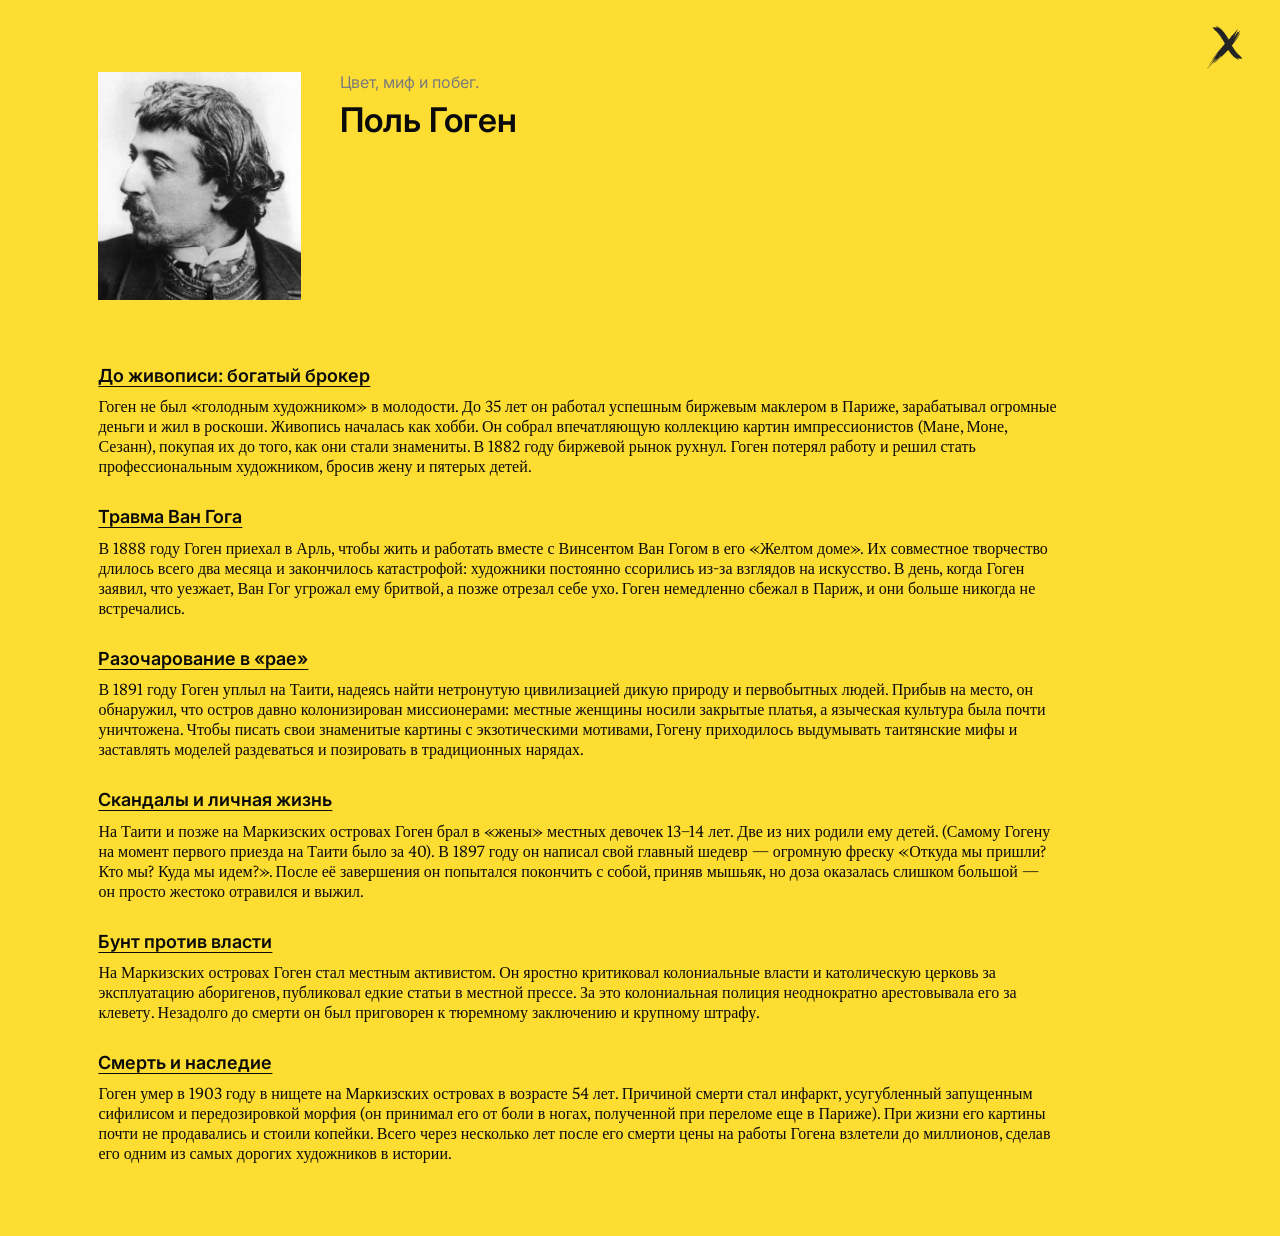
<file: bio-gogen.html>
<!DOCTYPE html>
<html lang="ru">
<head>
<meta charset="utf-8">
<meta name="viewport" content="width=device-width, initial-scale=1">
<title>Поль Гоген — ХромосинтеZ</title>
<link rel="preconnect" href="https://fonts.googleapis.com">
<link rel="preconnect" href="https://fonts.gstatic.com" crossorigin>
<link href="https://fonts.googleapis.com/css2?family=Inter:wght@400;500;600;700&family=Hedvig+Letters+Serif&display=swap" rel="stylesheet">
<link rel="stylesheet" href="css/style.css?v=20260829.1">
</head>
<body class="theme-gogen page-bio">

<a class="close-btn" href="index.html#bios" aria-label="Закрыть">
  <img src="assets/img/icon-close.webp" alt="">
</a>

<main class="bio container">
  <header class="bio__header">
    <img class="bio__portrait" src="assets/img/portrait-gogen.webp" alt="Портрет Поля Гогена">
    <div>
      <p class="bio__tagline">Цвет, миф и побег.</p>
      <h1 class="bio__name">Поль Гоген</h1>
    </div>
  </header>

  <article class="bio__body">
    <h3 class="bio__section-title">До живописи: богатый брокер</h3>
    <p>Гоген не был «голодным художником» в молодости. До 35 лет он работал успешным биржевым маклером в Париже, зарабатывал огромные деньги и жил в роскоши. Живопись началась как хобби. Он собрал впечатляющую коллекцию картин импрессионистов (Мане, Моне, Сезанн), покупая их до того, как они стали знамениты. В 1882 году биржевой рынок рухнул. Гоген потерял работу и решил стать профессиональным художником, бросив жену и пятерых детей.</p>

    <h3 class="bio__section-title">Травма Ван Гога</h3>
    <p>В 1888 году Гоген приехал в Арль, чтобы жить и работать вместе с Винсентом Ван Гогом в его «Желтом доме». Их совместное творчество длилось всего два месяца и закончилось катастрофой: художники постоянно ссорились из-за взглядов на искусство. В день, когда Гоген заявил, что уезжает, Ван Гог угрожал ему бритвой, а позже отрезал себе ухо. Гоген немедленно сбежал в Париж, и они больше никогда не встречались.</p>

    <h3 class="bio__section-title">Разочарование в «рае»</h3>
    <p>В 1891 году Гоген уплыл на Таити, надеясь найти нетронутую цивилизацией дикую природу и первобытных людей. Прибыв на место, он обнаружил, что остров давно колонизирован миссионерами: местные женщины носили закрытые платья, а языческая культура была почти уничтожена. Чтобы писать свои знаменитые картины с экзотическими мотивами, Гогену приходилось выдумывать таитянские мифы и заставлять моделей раздеваться и позировать в традиционных нарядах.</p>

    <h3 class="bio__section-title">Скандалы и личная жизнь</h3>
    <p>На Таити и позже на Маркизских островах Гоген брал в «жены» местных девочек 13–14 лет. Две из них родили ему детей. (Самому Гогену на момент первого приезда на Таити было за 40). В 1897 году он написал свой главный шедевр — огромную фреску «Откуда мы пришли? Кто мы? Куда мы идем?». После её завершения он попытался покончить с собой, приняв мышьяк, но доза оказалась слишком большой — он просто жестоко отравился и выжил.</p>

    <h3 class="bio__section-title">Бунт против власти</h3>
    <p>На Маркизских островах Гоген стал местным активистом. Он яростно критиковал колониальные власти и католическую церковь за эксплуатацию аборигенов, публиковал едкие статьи в местной прессе. За это колониальная полиция неоднократно арестовывала его за клевету. Незадолго до смерти он был приговорен к тюремному заключению и крупному штрафу.</p>

    <h3 class="bio__section-title">Смерть и наследие</h3>
    <p>Гоген умер в 1903 году в нищете на Маркизских островах в возрасте 54 лет. Причиной смерти стал инфаркт, усугубленный запущенным сифилисом и передозировкой морфия (он принимал его от боли в ногах, полученной при переломе еще в Париже). При жизни его картины почти не продавались и стоили копейки. Всего через несколько лет после его смерти цены на работы Гогена взлетели до миллионов, сделав его одним из самых дорогих художников в истории.</p>

  </article>
</main>

<script src="js/main.js?v=20260829.1"></script>
</body>
</html>
</file>
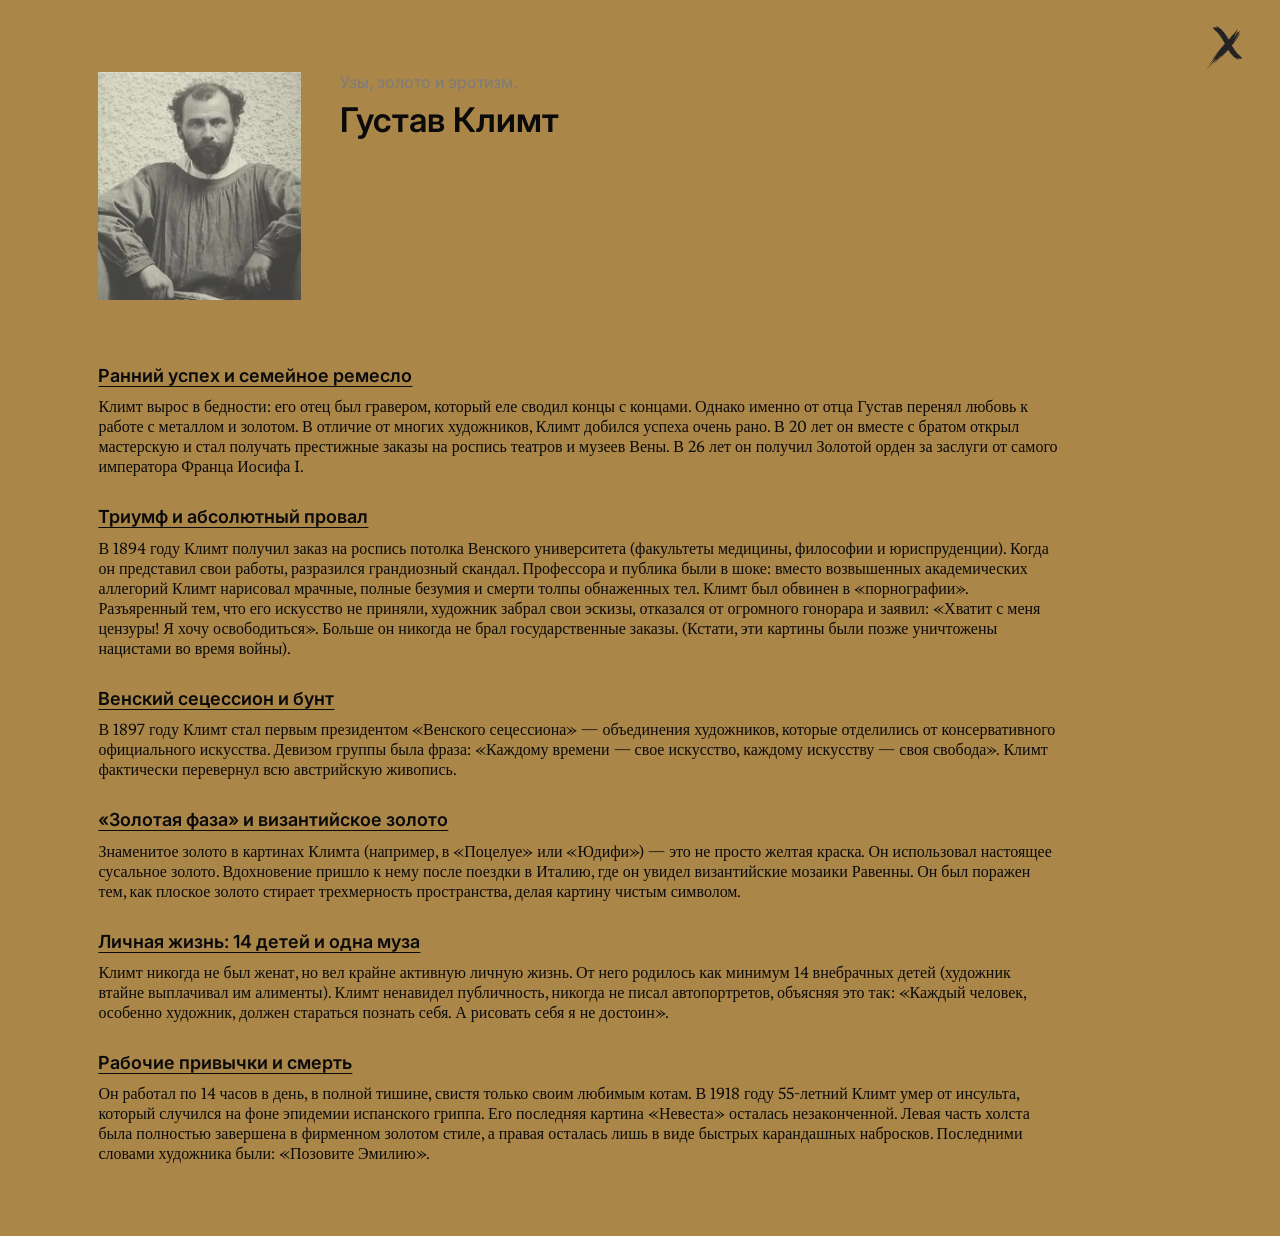
<file: bio-klimt.html>
<!DOCTYPE html>
<html lang="ru">
<head>
<meta charset="utf-8">
<meta name="viewport" content="width=device-width, initial-scale=1">
<title>Густав Климт — ХромосинтеZ</title>
<link rel="preconnect" href="https://fonts.googleapis.com">
<link rel="preconnect" href="https://fonts.gstatic.com" crossorigin>
<link href="https://fonts.googleapis.com/css2?family=Inter:wght@400;500;600;700&family=Hedvig+Letters+Serif&display=swap" rel="stylesheet">
<link rel="stylesheet" href="css/style.css?v=20260829.1">
</head>
<body class="theme-klimt page-bio">

<a class="close-btn" href="index.html#bios" aria-label="Закрыть">
  <img src="assets/img/icon-close.webp" alt="">
</a>

<main class="bio container">
  <header class="bio__header">
    <img class="bio__portrait" src="assets/img/portrait-klimt.webp" alt="Портрет Густава Климта">
    <div>
      <p class="bio__tagline">Узы, золото и эротизм.</p>
      <h1 class="bio__name">Густав Климт</h1>
    </div>
  </header>

  <article class="bio__body">
    <h3 class="bio__section-title">Ранний успех и семейное ремесло</h3>
    <p>Климт вырос в бедности: его отец был гравером, который еле сводил концы с концами. Однако именно от отца Густав перенял любовь к работе с металлом и золотом. В отличие от многих художников, Климт добился успеха очень рано. В 20 лет он вместе с братом открыл мастерскую и стал получать престижные заказы на роспись театров и музеев Вены. В 26 лет он получил Золотой орден за заслуги от самого императора Франца Иосифа I.</p>

    <h3 class="bio__section-title">Триумф и абсолютный провал</h3>
    <p>В 1894 году Климт получил заказ на роспись потолка Венского университета (факультеты медицины, философии и юриспруденции). Когда он представил свои работы, разразился грандиозный скандал. Профессора и публика были в шоке: вместо возвышенных академических аллегорий Климт нарисовал мрачные, полные безумия и смерти толпы обнаженных тел. Климт был обвинен в «порнографии». Разъяренный тем, что его искусство не приняли, художник забрал свои эскизы, отказался от огромного гонорара и заявил: «Хватит с меня цензуры! Я хочу освободиться». Больше он никогда не брал государственные заказы. (Кстати, эти картины были позже уничтожены нацистами во время войны).</p>

    <h3 class="bio__section-title">Венский сецессион и бунт</h3>
    <p>В 1897 году Климт стал первым президентом «Венского сецессиона» — объединения художников, которые отделились от консервативного официального искусства. Девизом группы была фраза: «Каждому времени — свое искусство, каждому искусству — своя свобода». Климт фактически перевернул всю австрийскую живопись.</p>

    <h3 class="bio__section-title">«Золотая фаза» и византийское золото</h3>
    <p>Знаменитое золото в картинах Климта (например, в «Поцелуе» или «Юдифи») — это не просто желтая краска. Он использовал настоящее сусальное золото. Вдохновение пришло к нему после поездки в Италию, где он увидел византийские мозаики Равенны. Он был поражен тем, как плоское золото стирает трехмерность пространства, делая картину чистым символом.</p>

    <h3 class="bio__section-title">Личная жизнь: 14 детей и одна муза</h3>
    <p>Климт никогда не был женат, но вел крайне активную личную жизнь. От него родилось как минимум 14 внебрачных детей (художник втайне выплачивал им алименты). Климт ненавидел публичность, никогда не писал автопортретов, объясняя это так: «Каждый человек, особенно художник, должен стараться познать себя. А рисовать себя я не достоин».</p>

    <h3 class="bio__section-title">Рабочие привычки и смерть</h3>
    <p>Он работал по 14 часов в день, в полной тишине, свистя только своим любимым котам. В 1918 году 55-летний Климт умер от инсульта, который случился на фоне эпидемии испанского гриппа. Его последняя картина «Невеста» осталась незаконченной. Левая часть холста была полностью завершена в фирменном золотом стиле, а правая осталась лишь в виде быстрых карандашных набросков. Последними словами художника были: «Позовите Эмилию».</p>
  </article>
</main>

<script src="js/main.js?v=20260829.1"></script>
</body>
</html>
</file>
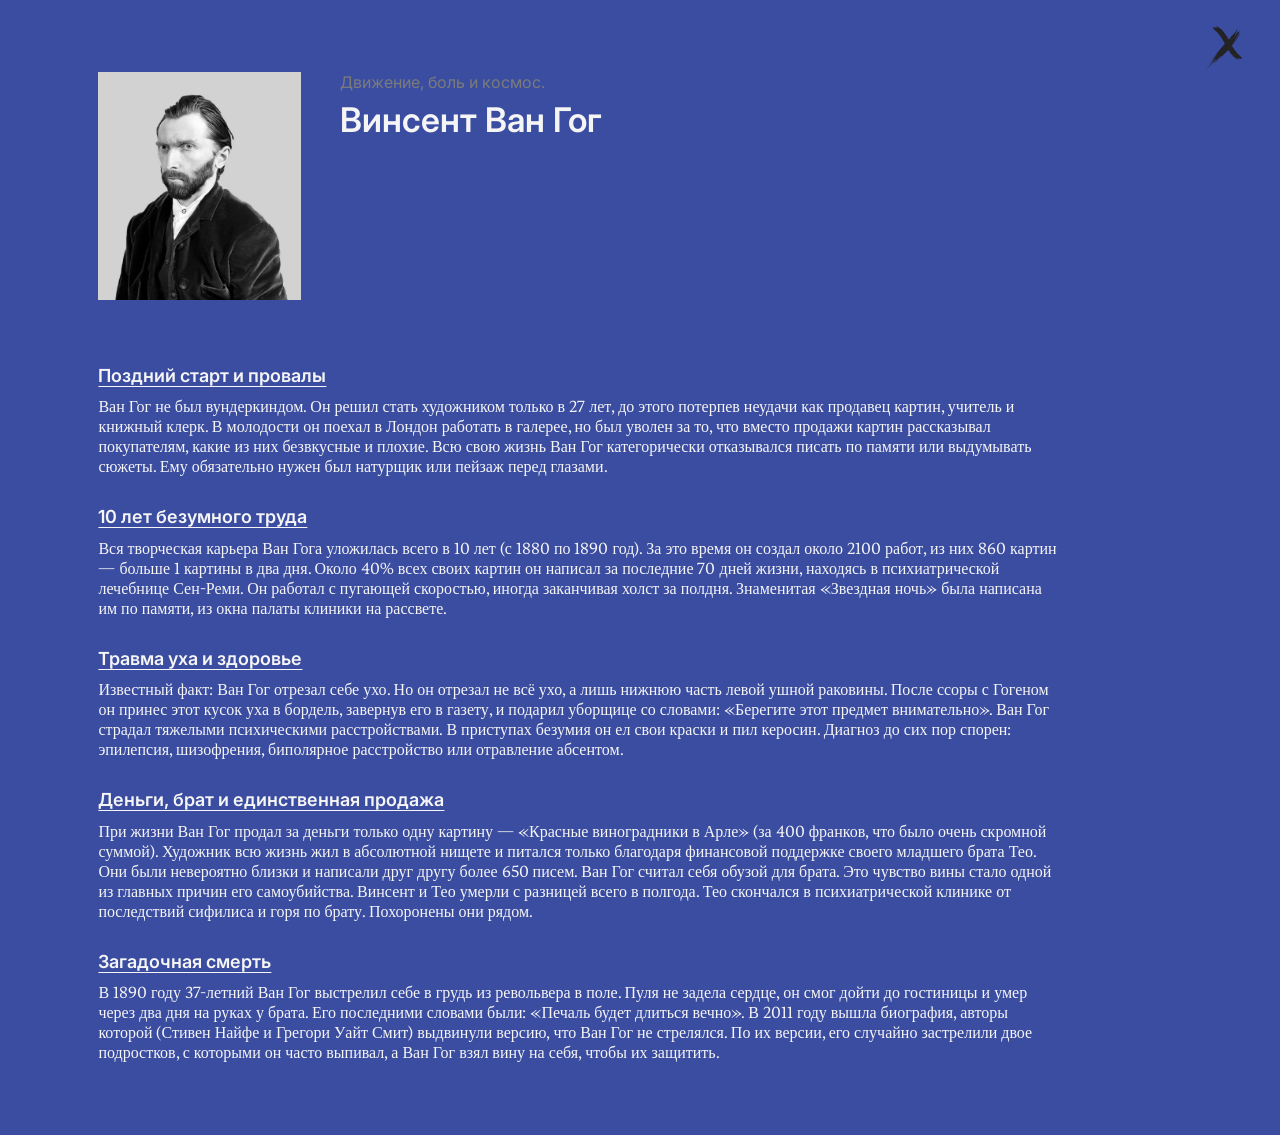
<file: bio-vangogh.html>
<!DOCTYPE html>
<html lang="ru">
<head>
<meta charset="utf-8">
<meta name="viewport" content="width=device-width, initial-scale=1">
<title>Винсент Ван Гог — ХромосинтеZ</title>
<link rel="preconnect" href="https://fonts.googleapis.com">
<link rel="preconnect" href="https://fonts.gstatic.com" crossorigin>
<link href="https://fonts.googleapis.com/css2?family=Inter:wght@400;500;600;700&family=Hedvig+Letters+Serif&display=swap" rel="stylesheet">
<link rel="stylesheet" href="css/style.css?v=20260829.1">
</head>
<body class="theme-vangogh page-bio">

<a class="close-btn" href="index.html#bios" aria-label="Закрыть">
  <img src="assets/img/icon-close.webp" alt="">
</a>

<main class="bio container">
  <header class="bio__header">
    <img class="bio__portrait" src="assets/img/portrait-vangogh.webp" alt="Портрет Винсента Ван Гога">
    <div>
      <p class="bio__tagline">Движение, боль и космос.</p>
      <h1 class="bio__name">Винсент Ван Гог</h1>
    </div>
  </header>

  <article class="bio__body">
    <h3 class="bio__section-title">Поздний старт и провалы</h3>
    <p>Ван Гог не был вундеркиндом. Он решил стать художником только в 27 лет, до этого потерпев неудачи как продавец картин, учитель и книжный клерк. В молодости он поехал в Лондон работать в галерее, но был уволен за то, что вместо продажи картин рассказывал покупателям, какие из них безвкусные и плохие. Всю свою жизнь Ван Гог категорически отказывался писать по памяти или выдумывать сюжеты. Ему обязательно нужен был натурщик или пейзаж перед глазами.</p>

    <h3 class="bio__section-title">10 лет безумного труда</h3>
    <p>Вся творческая карьера Ван Гога уложилась всего в 10 лет (с 1880 по 1890 год). За это время он создал около 2100 работ, из них 860 картин — больше 1 картины в два дня. Около 40% всех своих картин он написал за последние 70 дней жизни, находясь в психиатрической лечебнице Сен-Реми. Он работал с пугающей скоростью, иногда заканчивая холст за полдня. Знаменитая «Звездная ночь» была написана им по памяти, из окна палаты клиники на рассвете.</p>

    <h3 class="bio__section-title">Травма уха и здоровье</h3>
    <p>Известный факт: Ван Гог отрезал себе ухо. Но он отрезал не всё ухо, а лишь нижнюю часть левой ушной раковины. После ссоры с Гогеном он принес этот кусок уха в бордель, завернув его в газету, и подарил уборщице со словами: «Берегите этот предмет внимательно». Ван Гог страдал тяжелыми психическими расстройствами. В приступах безумия он ел свои краски и пил керосин. Диагноз до сих пор спорен: эпилепсия, шизофрения, биполярное расстройство или отравление абсентом.</p>

    <h3 class="bio__section-title">Деньги, брат и единственная продажа</h3>
    <p>При жизни Ван Гог продал за деньги только одну картину — «Красные виноградники в Арле» (за 400 франков, что было очень скромной суммой). Художник всю жизнь жил в абсолютной нищете и питался только благодаря финансовой поддержке своего младшего брата Тео. Они были невероятно близки и написали друг другу более 650 писем. Ван Гог считал себя обузой для брата. Это чувство вины стало одной из главных причин его самоубийства. Винсент и Тео умерли с разницей всего в полгода. Тео скончался в психиатрической клинике от последствий сифилиса и горя по брату. Похоронены они рядом.</p>

    <h3 class="bio__section-title">Загадочная смерть</h3>
    <p>В 1890 году 37-летний Ван Гог выстрелил себе в грудь из револьвера в поле. Пуля не задела сердце, он смог дойти до гостиницы и умер через два дня на руках у брата. Его последними словами были: «Печаль будет длиться вечно». В 2011 году вышла биография, авторы которой (Стивен Найфе и Грегори Уайт Смит) выдвинули версию, что Ван Гог не стрелялся. По их версии, его случайно застрелили двое подростков, с которыми он часто выпивал, а Ван Гог взял вину на себя, чтобы их защитить.</p>
  </article>
</main>

<script src="js/main.js?v=20260829.1"></script>
</body>
</html>
</file>
<file: css/style.css>
/* ============ ХромосинтеZ ============ */

:root {
  --dark: #0a0a0a;
  --text-light: #f5f5f5;
  --muted: #7b7b7b;
  --blue: #1c39bb;
  --gold: #ffd700;
  --ochre: #996b1f;

  --font-main: 'Inter', 'Helvetica Neue', Helvetica, Arial, sans-serif;
  --font-serif: 'Hedvig Letters Serif', Georgia, serif;

  --container: 1320px;
  --pad: clamp(14px, 3vw, 44px);
}

* { margin: 0; padding: 0; box-sizing: border-box; }

html { scroll-behavior: smooth; }

body {
  font-family: var(--font-main);
  -webkit-font-smoothing: antialiased;
  background: var(--bg, var(--dark));
  color: var(--color, var(--text-light));
  line-height: 1.25; /* как в макете: 16px → 20px */
}

img { display: block; max-width: 100%; }

.container {
  max-width: var(--container);
  margin-inline: auto;
  padding-inline: var(--pad);
}

/* ---------- темы ---------- */

.theme-dark {
  --bg: var(--dark);
  --color: var(--text-light);
  --accent: var(--muted);
}

.theme-gogen {
  --bg: #fddd31;
  --color: #0a0a0a;
  --accent: var(--blue);
}

.theme-vangogh {
  --bg: #3b4da1;
  --color: var(--text-light);
  --accent: var(--gold);
}

.theme-klimt {
  --bg: #ab8649;
  --color: #0a0a0a;
  --accent: var(--gold);
}

/* ---------- шапка ---------- */

.site-header {
  position: sticky;
  top: 0;
  z-index: 100;
  display: flex;
  align-items: center;
  justify-content: space-between;
  gap: 24px;
  padding: 12px var(--pad);
  background: var(--bg);
  background: color-mix(in srgb, var(--bg) 88%, transparent);
  backdrop-filter: blur(10px);
}

.site-header__logo {
  font-weight: 600;
  font-size: 15px;
  letter-spacing: 0.02em;
  color: inherit;
  text-decoration: none;
}

.site-nav {
  display: flex;
  gap: clamp(18px, 3vw, 44px);
}

.site-nav a {
  color: inherit;
  text-decoration: none;
  font-size: 14px;
  opacity: 0.92;
  transition: opacity 0.2s;
}

.site-nav a:hover { opacity: 0.6; }

.burger {
  display: none;
  flex-direction: column;
  justify-content: center;
  gap: 5px;
  width: 40px;
  height: 36px;
  padding: 6px;
  background: none;
  border: 0;
  cursor: pointer;
}

.burger span {
  height: 2px;
  width: 100%;
  background: currentColor;
  transition: transform 0.25s, opacity 0.25s;
}

.burger.open span:nth-child(1) { transform: translateY(7px) rotate(45deg); }
.burger.open span:nth-child(2) { opacity: 0; }
.burger.open span:nth-child(3) { transform: translateY(-7px) rotate(-45deg); }

/* ---------- герой ---------- */

.hero {
  position: relative;
  min-height: 88vh;
  display: flex;
  align-items: center;
  overflow: hidden;
  isolation: isolate;
}

.hero__bg {
  position: absolute;
  inset: 0;
  z-index: -2;
  width: 100%;
  height: 100%;
  object-fit: cover;
  object-position: center 35%;
}

.hero::after {
  content: '';
  position: absolute;
  inset: 0;
  z-index: -1;
  background: linear-gradient(to right,
    rgba(10, 10, 10, 0.96) 0%,
    rgba(10, 10, 10, 0.75) 38%,
    rgba(10, 10, 10, 0) 78%);
}

.hero__content { max-width: 640px; }

.hero__title {
  font-size: clamp(30px, 3.8vw, 52px);
  font-weight: 600;
  line-height: 1.12;
  margin-bottom: 26px;
}

.hero__intro {
  font-size: clamp(14px, 1.15vw, 16px);
  line-height: 1.5; /* как в макете */
  margin-bottom: 36px;
  white-space: pre-line;
}

.btn {
  display: inline-block;
  font-size: clamp(16px, 1.5vw, 21px);
  font-weight: 500;
  color: inherit;
  text-decoration: none;
  border-bottom: 2px solid currentColor;
  padding-bottom: 3px;
  transition: opacity 0.2s;
}

.btn:hover { opacity: 0.65; }

/* ---------- секции ---------- */

.section { padding-block: clamp(44px, 7vw, 88px); }

.section-head {
  display: flex;
  flex-wrap: wrap;
  align-items: flex-end;
  justify-content: space-between;
  gap: 20px 48px;
  margin-bottom: clamp(36px, 5vw, 64px);
}

.section-head h2 {
  font-size: clamp(24px, 2.4vw, 32px);
  font-weight: 600;
  line-height: 1.15;
  max-width: 480px;
}

.accent-muted { color: var(--muted); }

.section-note {
  max-width: 420px;
  font-size: 14px;
  line-height: 1.45;
}

/* ---------- художники ---------- */

.artists__grid {
  display: grid;
  grid-template-columns: repeat(3, 1fr);
  gap: clamp(24px, 3vw, 56px);
}

.artist-card {
  color: inherit;
  text-decoration: none;
  display: flex;
  flex-direction: column;
  transition: transform 0.25s;
}

.artist-card:hover { transform: translateY(-6px); }

.artist-card__photo {
  width: 100%;
  aspect-ratio: 220 / 336;
  object-fit: cover;
  object-position: top;
  margin-bottom: 24px;
}

.artist-card__name {
  font-size: 17px;
  font-weight: 600;
  margin-bottom: 10px;
}

.artist-card__desc {
  font-size: 14px;
  line-height: 1.5;
  opacity: 0.85;
}

/* ---------- холсты (превью) ---------- */

.canvases__grid {
  display: grid;
  grid-template-columns: repeat(3, 1fr);
  gap: clamp(24px, 3vw, 56px);
}

.canvas-card {
  color: inherit;
  text-decoration: none;
  transition: transform 0.25s;
}

.canvas-card:hover { transform: translateY(-6px); }

.canvas-card__previews {
  display: grid;
  grid-template-columns: repeat(2, 1fr);
  gap: 10px;
  margin-bottom: 22px;
}

.canvas-card__previews img {
  width: 100%;
  aspect-ratio: 1 / 1;
  object-fit: cover;
}

.canvas-card__previews img:first-child {
  grid-column: 1 / -1;
  aspect-ratio: 351 / 129;
  object-position: center 30%;
}

.canvas-card__name {
  font-size: 17px;
  font-weight: 600;
}

/* ---------- финал ---------- */

.outro h2 {
  font-size: clamp(24px, 2.4vw, 30px);
  font-weight: 600;
  margin-bottom: 20px;
}

.outro p {
  max-width: 640px;
  line-height: 1.5;
  margin-bottom: 40px;
}

.site-footer {
  display: flex;
  justify-content: flex-end;
  padding: 22px var(--pad) 30px;
  font-size: 14px;
  opacity: 0.9;
}

/* ---------- биографии ---------- */

.page-bio { position: relative; }

.close-btn {
  position: absolute;
  top: 26px;
  right: var(--pad);
  z-index: 50;
  transition: opacity 0.2s;
}

.close-btn:hover { opacity: 0.6; }

.close-btn img { width: 35px; height: 43px; }

.close-btn--static { position: static; }

.bio {
  padding-block: clamp(40px, 6vw, 72px);
  max-width: 1160px;
}

.bio__header {
  display: flex;
  gap: clamp(24px, 3vw, 46px);
  align-items: flex-start;
  margin-bottom: clamp(36px, 5vw, 64px);
}

.bio__portrait {
  width: clamp(140px, 16vw, 203px);
  aspect-ratio: 203 / 228;
  object-fit: cover;
  object-position: top;
  flex-shrink: 0;
}

.bio__tagline {
  font-size: 16px;
  color: var(--muted);
  margin-bottom: 8px;
}

.bio__name {
  font-size: clamp(26px, 2.8vw, 34px);
  font-weight: 600;
  line-height: 1.2;
}

.bio__body {
  font-family: var(--font-serif);
  font-size: 16px;
  line-height: 1.25; /* как в макете: 16px → 20px */
  max-width: 960px;
}

.bio__section-title {
  font-family: var(--font-main);
  font-size: 18px;
  line-height: 1.3;
  font-weight: 600;
  text-decoration: underline;
  text-underline-offset: 4px;
  margin: 28px 0 10px;
}

.bio__body p + p { margin-top: 12px; }

/* Force black headings in biography pages (user request) */
.page-bio h1,
.page-bio h2,
.page-bio h3,
.page-bio .bio__name,
.page-bio .bio__section-title {
  color: #0a0a0a !important;
}

/* Force black for artwork titles and previews (user request) */
.canvas-card__name,
.artwork__name,
.canvases-topbar h1 {
  color: #0a0a0a !important;
}

/* Van Gogh pages: keep headings white */
.theme-vangogh.page-bio h1,
.theme-vangogh.page-bio h2,
.theme-vangogh.page-bio h3,
.theme-vangogh.page-bio .bio__name,
.theme-vangogh.page-bio .bio__section-title,
.theme-vangogh .canvas-card__name,
.theme-vangogh .artwork__name,
.theme-vangogh .canvases-topbar h1 {
  color: var(--text-light) !important;
}

/* ---------- страницы холстов ---------- */

.canvases-topbar {
  display: flex;
  align-items: center;
  justify-content: space-between;
  padding: 22px var(--pad);
}

.canvases-topbar h1 {
  font-size: 20px;
  font-weight: 600;
}

.artwork {
  display: grid;
  grid-template-columns: minmax(0, 58%) minmax(0, 42%);
  gap: clamp(24px, 3vw, 56px);
  align-items: start;
  padding-block: clamp(28px, 4vw, 56px);
}

.artwork--flip .artwork__figure { order: 2; }
.artwork--flip .artwork__info { order: 1; }

.artwork__figure {
  position: relative;
  margin: 0;
}

.artwork__figure img { width: 100%; }

.zoom-btn {
  position: absolute;
  right: 16px;
  bottom: 16px;
  width: 52px;
  height: 52px;
  padding: 8px;
  border: 0;
  border-radius: 50%;
  background: rgba(255, 255, 255, 0.85);
  cursor: pointer;
  transition: transform 0.2s;
}

.zoom-btn:hover { transform: scale(1.08); }

.zoom-btn img { width: 100%; height: 100%; }

.artwork__title {
  font-size: clamp(19px, 1.8vw, 20px);
  font-weight: 500;
  line-height: 1.5; /* как в макете: 20px → 30px */
  margin-bottom: 14px;
}

.artwork__name {
  font-style: normal;
  font-weight: 700;
  color: #0a0a0a;
}

.artwork__lead { margin-bottom: 14px; }

.artwork__info p {
  font-size: 16px;
  line-height: 1.5;
}

/* ---------- лайтбокс ---------- */

.lightbox {
  position: fixed;
  inset: 0;
  z-index: 9999;
  display: none;
  align-items: center;
  justify-content: center;
  background: rgba(0, 0, 0, 0.92);
  cursor: zoom-out;
}

.lightbox.open { display: flex; }

.lightbox img {
  max-width: 92vw;
  max-height: 92vh;
  object-fit: contain;
  box-shadow: 0 0 60px rgba(0, 0, 0, 0.6);
}

.lightbox__close {
  position: absolute;
  top: 22px;
  right: 30px;
  color: #f5f5f5;
  font-size: 15px;
  letter-spacing: 0.04em;
}

/* ---------- адаптив ---------- */

@media (max-width: 1024px) {
  .artists__grid,
  .canvases__grid {
    grid-template-columns: repeat(2, 1fr);
  }

  .artwork {
    grid-template-columns: 1fr;
    gap: 20px;
  }

  .artwork--flip .artwork__figure { order: 0; }
  .artwork--flip .artwork__info { order: 0; }

  .bio__body { max-width: none; }
}

@media (max-width: 880px) {
  .section-head {
    flex-direction: column;
    align-items: flex-start;
  }
}

@media (max-width: 640px) {
  .burger { display: flex; }

  .site-nav {
    position: fixed;
    top: 0;
    right: 0;
    bottom: 0;
    z-index: 90;
    flex-direction: column;
    justify-content: center;
    align-items: center;
    gap: 30px;
    min-width: 62vw;
    background: var(--bg);
    box-shadow: -12px 0 40px rgba(0, 0, 0, 0.35);
    transform: translateX(100%);
    visibility: hidden;
    transition: transform 0.3s ease, visibility 0.3s;
  }

  .site-nav.open {
    transform: translateX(0);
    visibility: visible;
  }

  .site-nav a { font-size: 20px; }

  .artists__grid,
  .canvases__grid {
    grid-template-columns: 1fr;
  }

  .bio__header {
    flex-direction: column;
    gap: 20px;
  }

  .hero { min-height: 72vh; }

  .hero__intro { margin-bottom: 32px; }

  .zoom-btn {
    width: 40px;
    height: 40px;
    right: 10px;
    bottom: 10px;
  }

  .close-btn img { width: 28px; height: 34px; }
}
</file>
